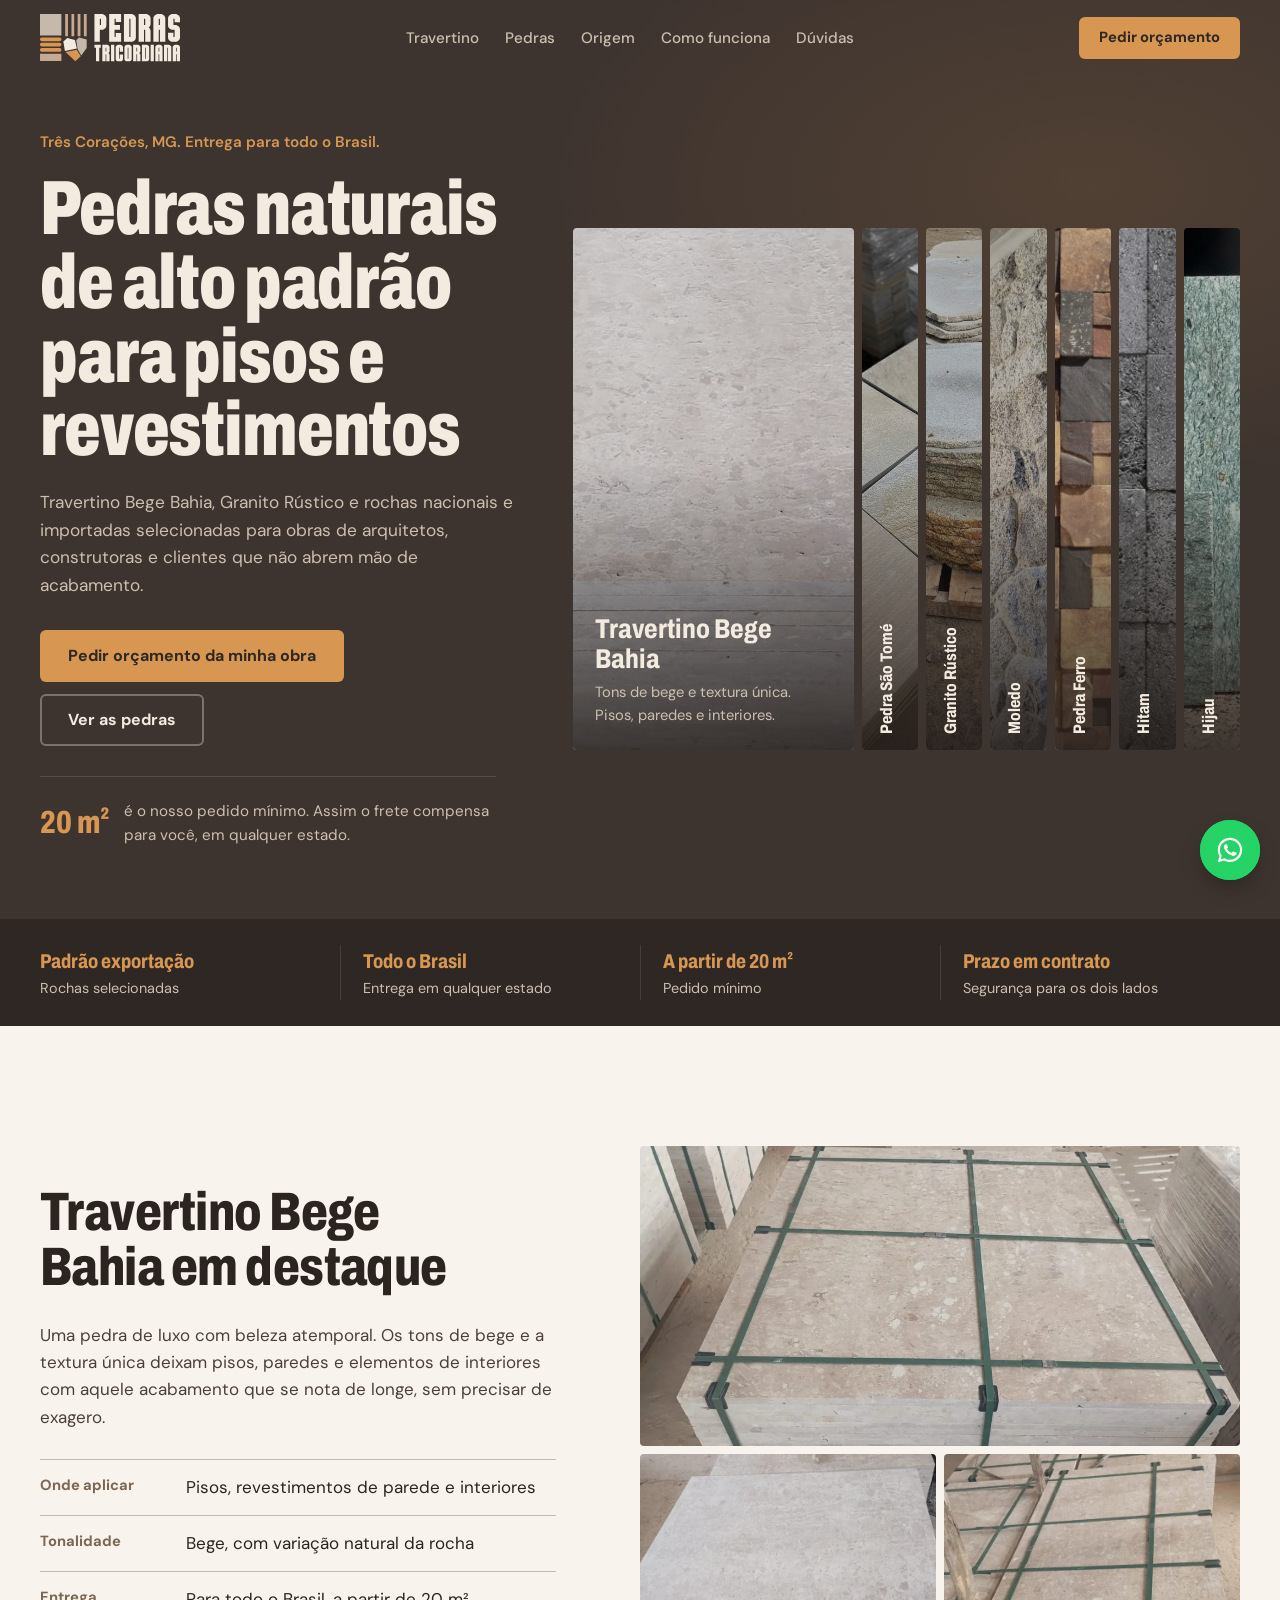
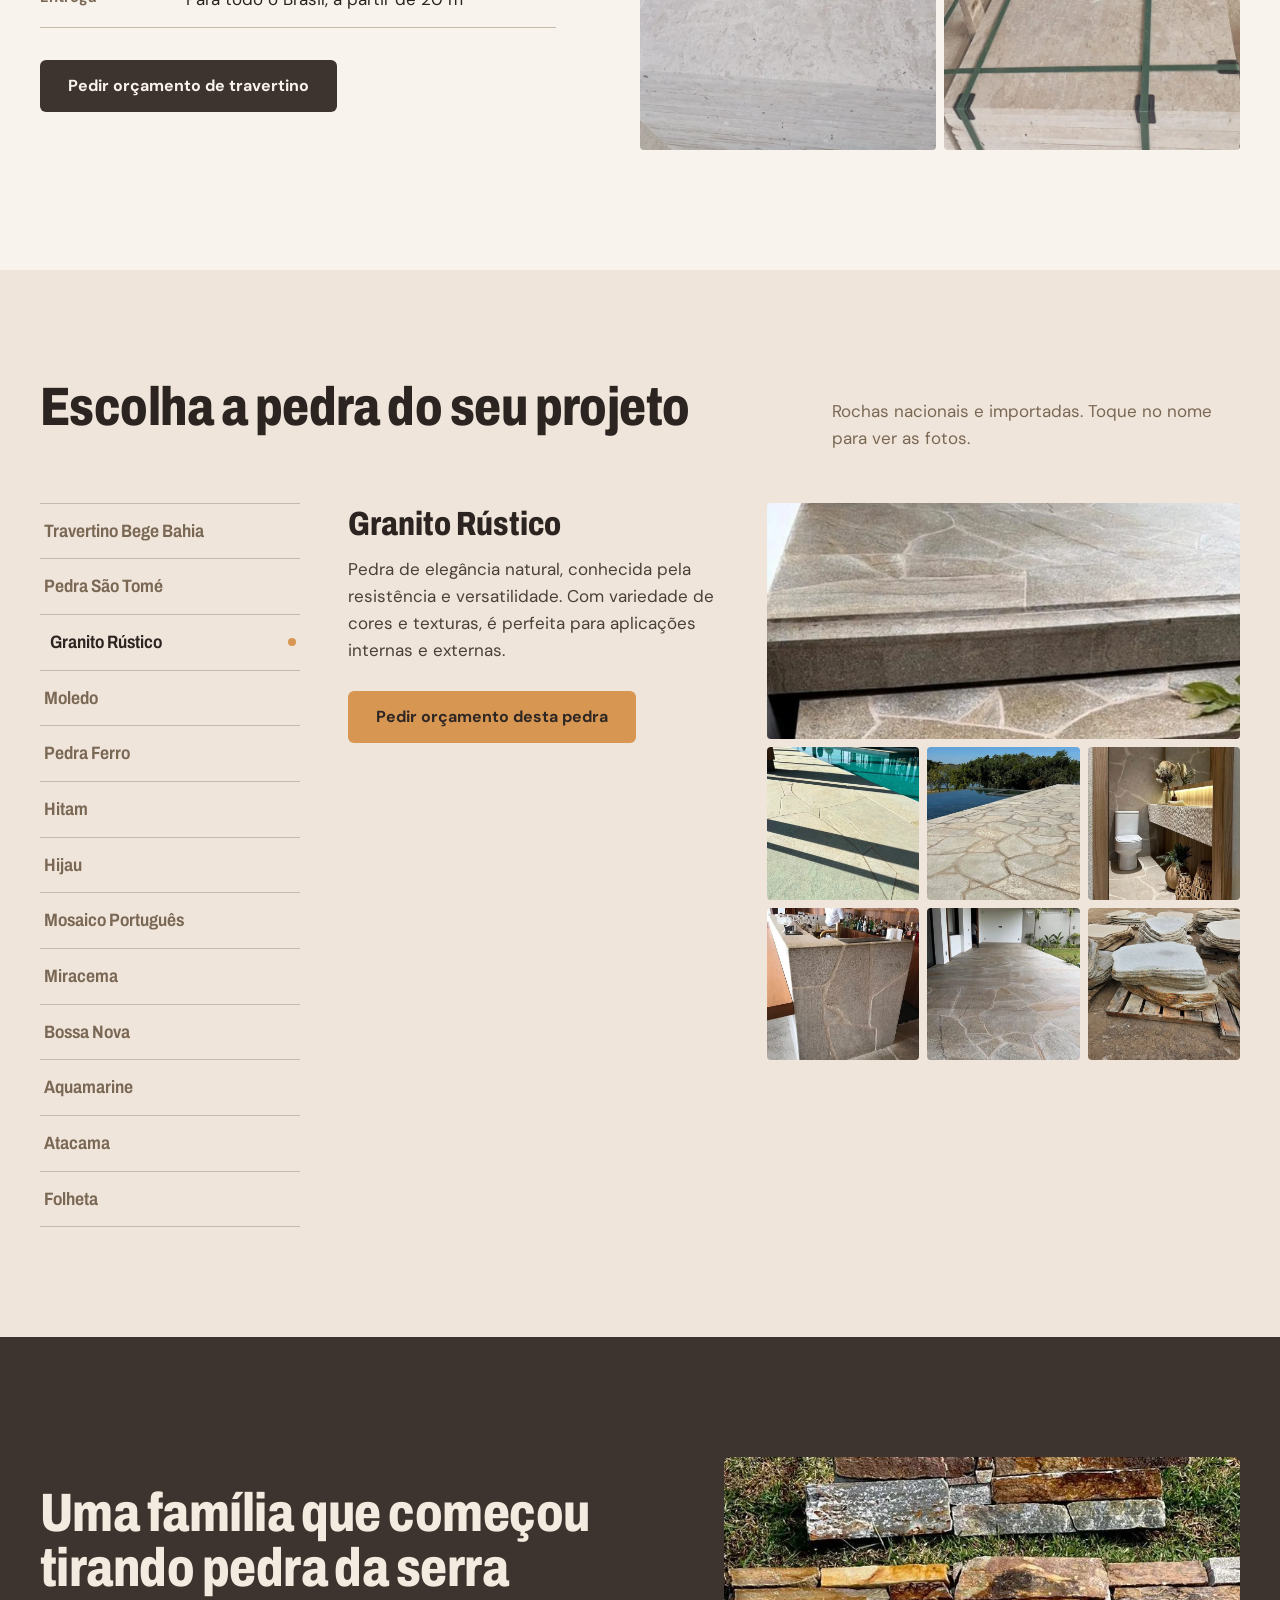
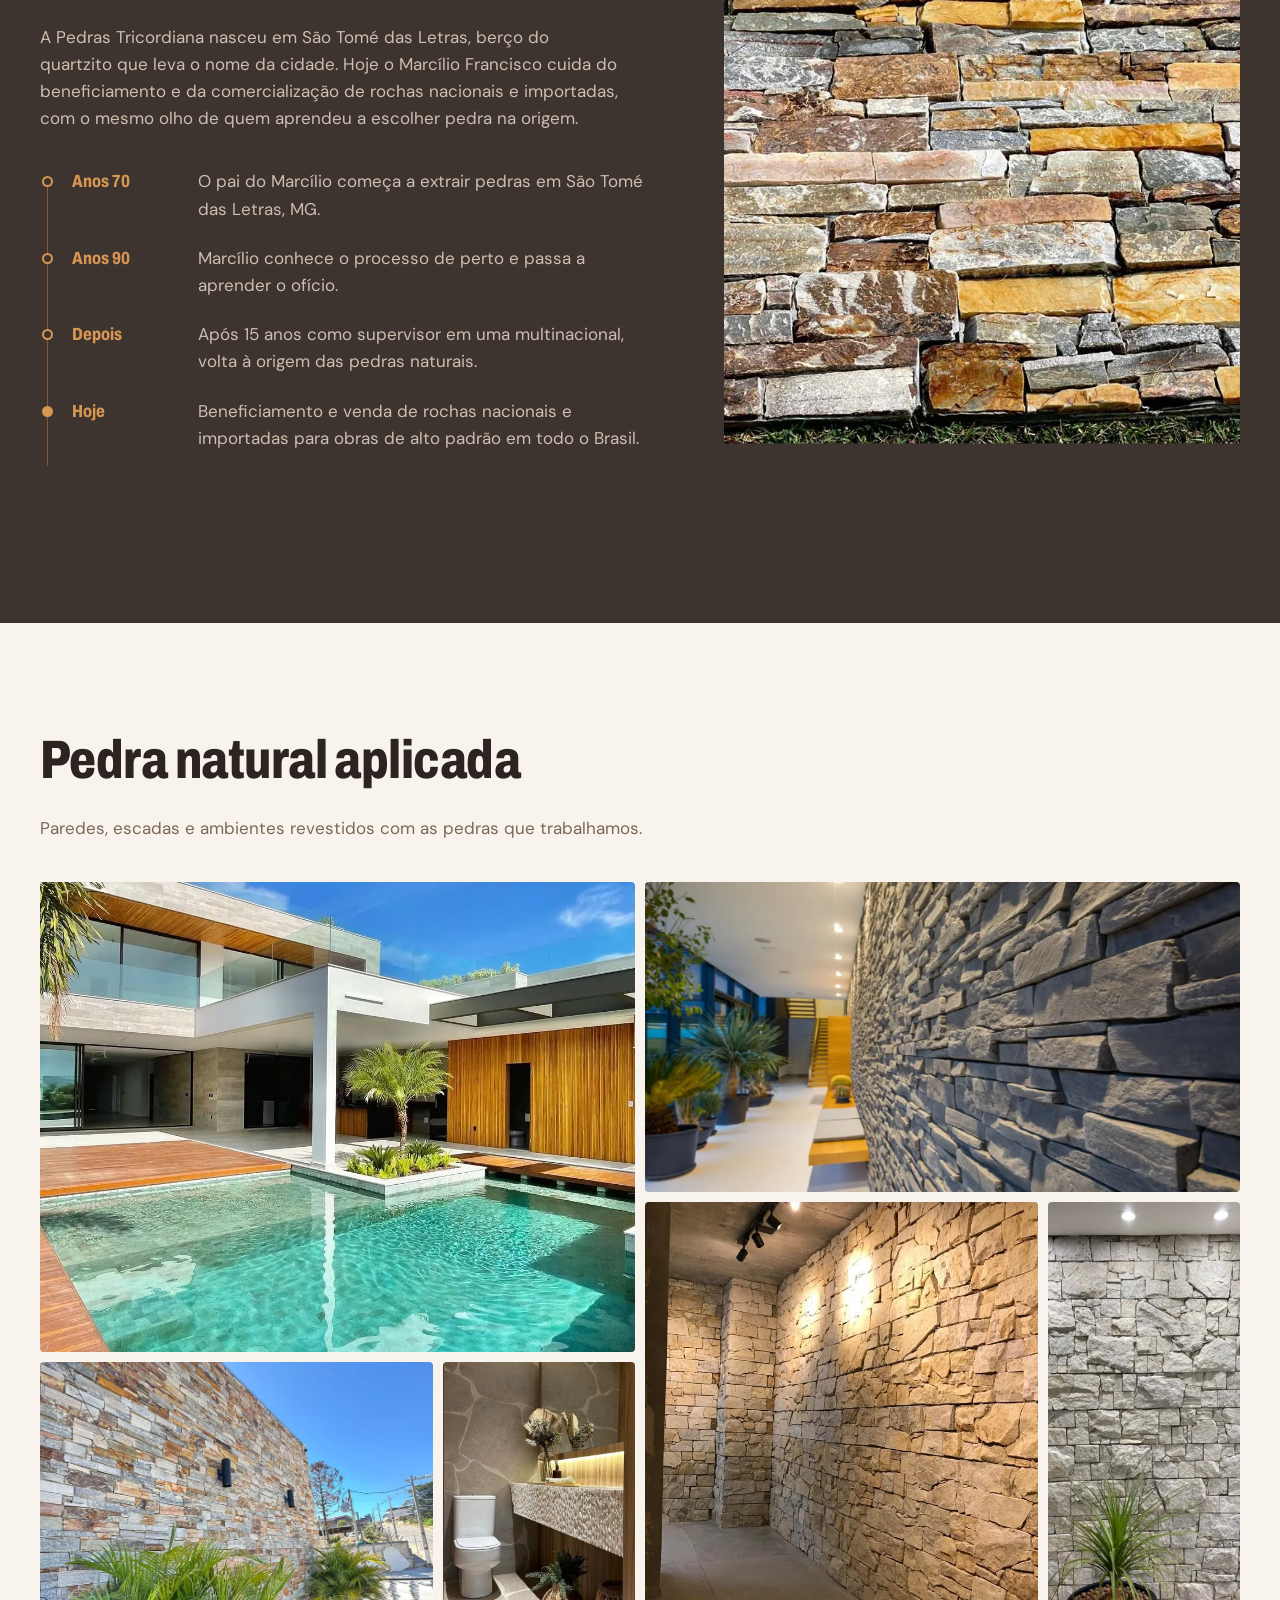
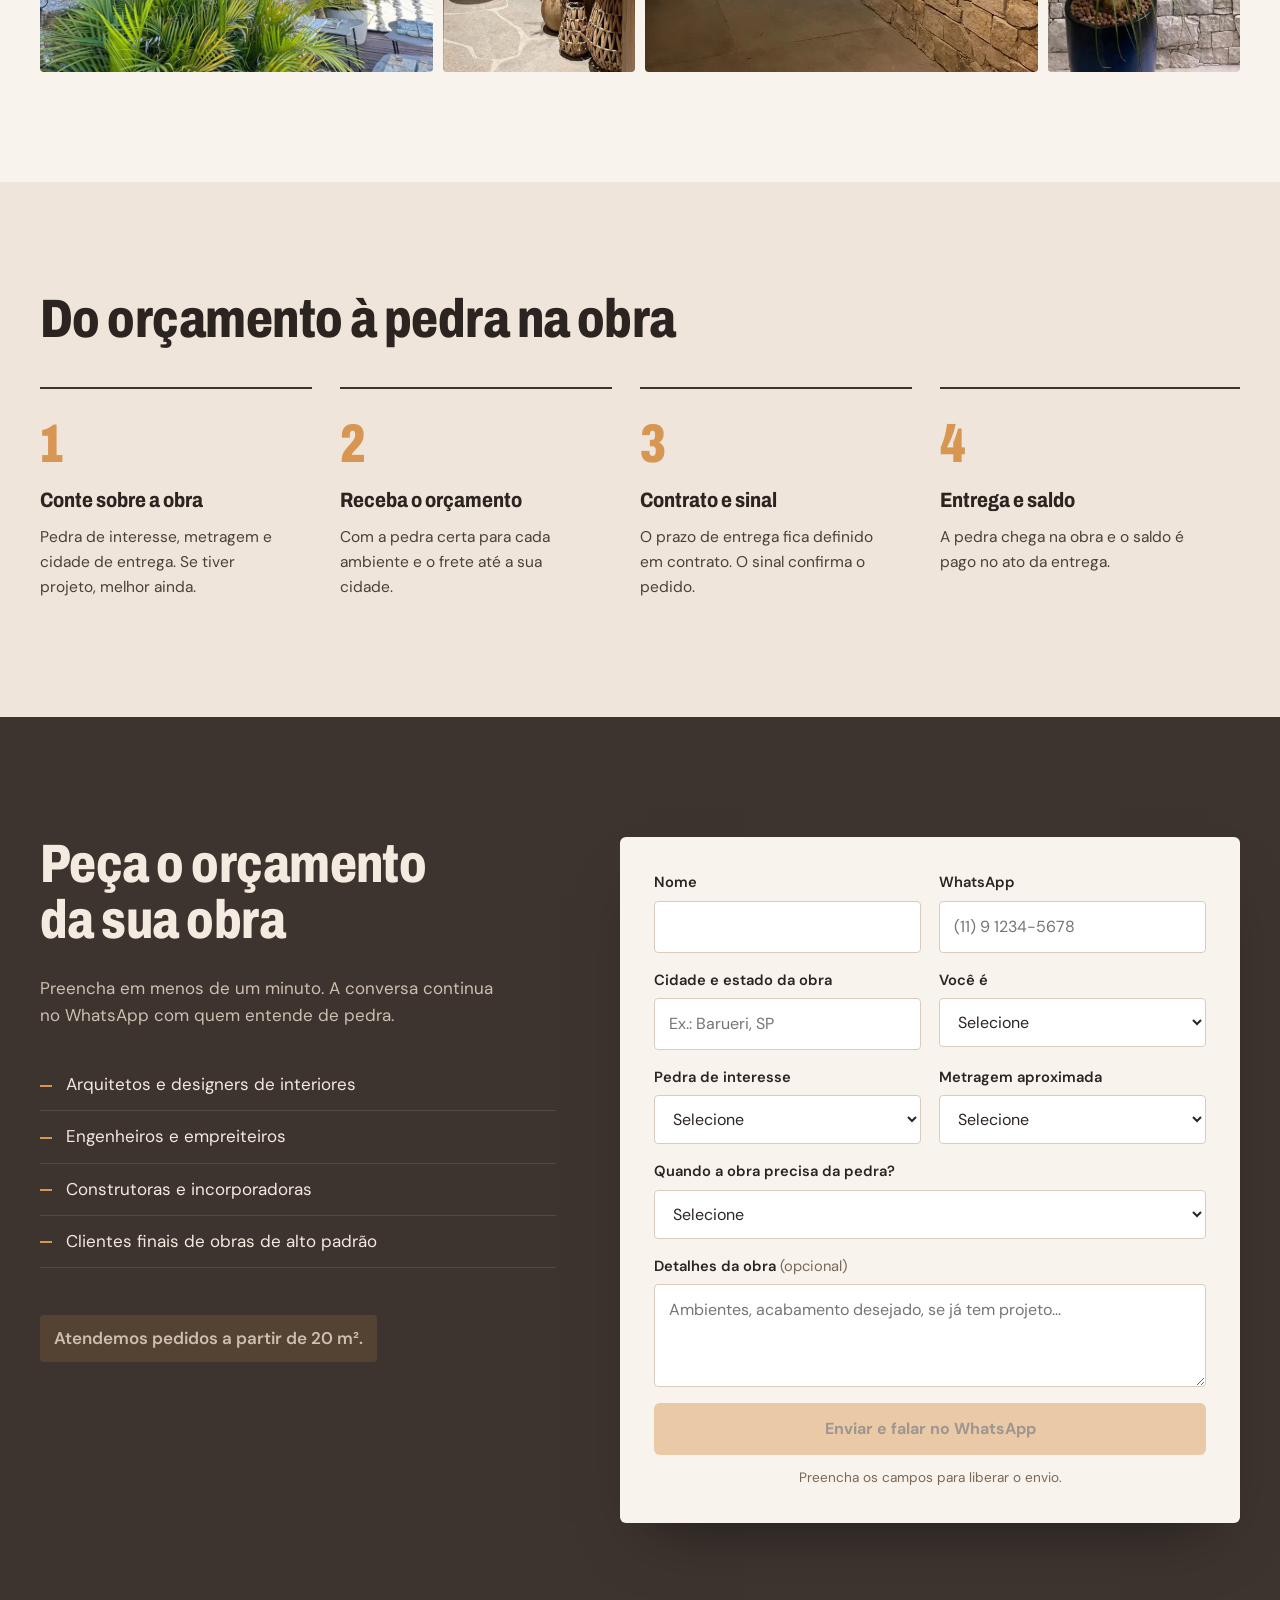
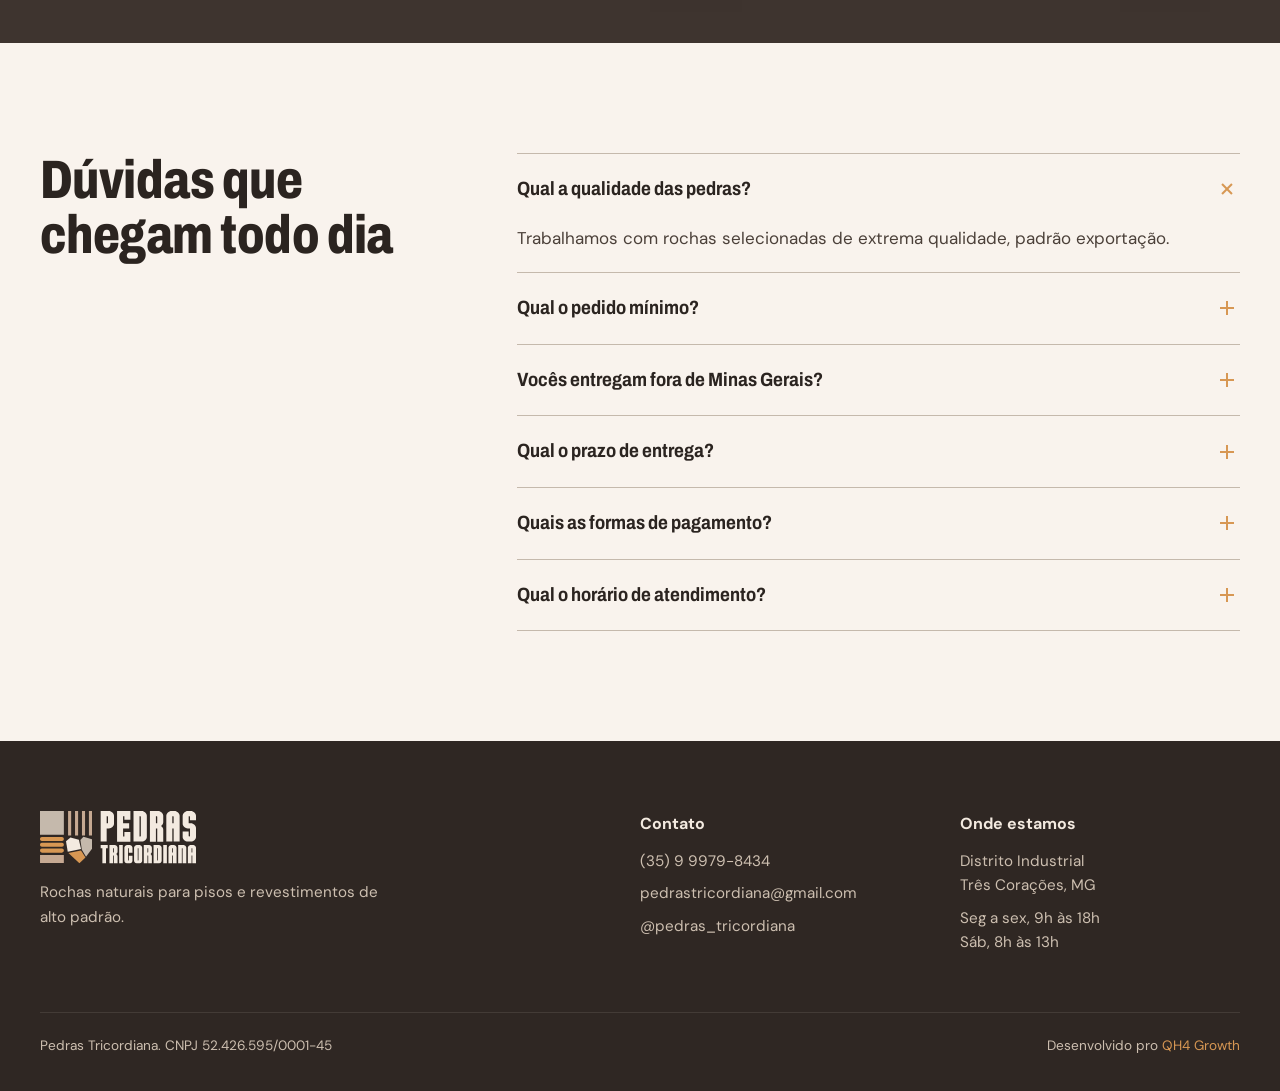
<file: index.html>
<!doctype html>
<html lang="pt-BR">
<head>
<meta charset="utf-8">
<meta name="viewport" content="width=device-width, initial-scale=1">
<title>Pedras Naturais de Alto Padrão | Travertino e Granito Rústico | Pedras Tricordiana</title>
<meta name="description" content="Pedras naturais para pisos e revestimentos de alto padrão: Travertino Bege Bahia, Granito Rústico, Moledo e pedras importadas. Três Corações/MG, entrega para todo o Brasil.">
<link rel="canonical" href="https://pedrastricordiana.com.br/">
<meta name="robots" content="index, follow">
<meta name="theme-color" content="#3E342F">

<meta property="og:type" content="website">
<meta property="og:locale" content="pt_BR">
<meta property="og:site_name" content="Pedras Tricordiana">
<meta property="og:title" content="Pedras Tricordiana | Pedras naturais de alto padrão">
<meta property="og:description" content="Travertino Bege Bahia, Granito Rústico e pedras nacionais e importadas para pisos e revestimentos. Entrega para todo o Brasil.">
<meta property="og:url" content="https://pedrastricordiana.com.br/">
<meta property="og:image" content="https://pedrastricordiana.com.br/assets/img/og-image.jpg">
<meta property="og:image:width" content="1200">
<meta property="og:image:height" content="630">
<meta property="og:image:alt" content="Parede revestida com pedra natural da Pedras Tricordiana">
<meta name="twitter:card" content="summary_large_image">
<meta name="twitter:title" content="Pedras Tricordiana | Pedras naturais de alto padrão">
<meta name="twitter:description" content="Travertino Bege Bahia, Granito Rústico e pedras nacionais e importadas. Entrega para todo o Brasil.">
<meta name="twitter:image" content="https://pedrastricordiana.com.br/assets/img/og-image.jpg">

<link rel="icon" href="assets/img/favicon.svg" type="image/svg+xml">
<link rel="apple-touch-icon" href="assets/img/icon-192.png">
<link rel="manifest" href="site.webmanifest">

<link rel="preconnect" href="https://fonts.googleapis.com">
<link rel="preconnect" href="https://fonts.gstatic.com" crossorigin>
<link href="https://fonts.googleapis.com/css2?family=Archivo:wdth,wght@62..125,500..900&family=DM+Sans:opsz,wght@9..40,400;9..40,500;9..40,600;9..40,700&display=swap" rel="stylesheet">
<link rel="preload" as="image" href="assets/img/tex-travertino.jpg">
<link rel="preload" as="image" href="assets/img/logo-claro.svg">
<link rel="stylesheet" href="assets/css/style.css">

<script type="application/ld+json">
{
  "@context": "https://schema.org",
  "@type": "HomeAndConstructionBusiness",
  "@id": "https://pedrastricordiana.com.br/#empresa",
  "name": "Pedras Tricordiana",
  "description": "Beneficiamento e comercialização de rochas naturais nacionais e importadas para pisos e revestimentos de alto padrão.",
  "url": "https://pedrastricordiana.com.br/",
  "logo": "https://pedrastricordiana.com.br/assets/img/logo.svg",
  "image": "https://pedrastricordiana.com.br/assets/img/og-image.jpg",
  "telephone": "+55-35-99979-8434",
  "email": "pedrastricordiana@gmail.com",
  "taxID": "52.426.595/0001-45",
  "address": {
    "@type": "PostalAddress",
    "streetAddress": "Distrito Industrial",
    "addressLocality": "Três Corações",
    "addressRegion": "MG",
    "addressCountry": "BR"
  },
  "areaServed": { "@type": "Country", "name": "Brasil" },
  "openingHoursSpecification": [
    { "@type": "OpeningHoursSpecification", "dayOfWeek": ["Monday","Tuesday","Wednesday","Thursday","Friday"], "opens": "09:00", "closes": "18:00" },
    { "@type": "OpeningHoursSpecification", "dayOfWeek": "Saturday", "opens": "08:00", "closes": "13:00" }
  ],
  "sameAs": ["https://www.instagram.com/pedras_tricordiana/"],
  "paymentAccepted": "Cartão de crédito, PIX, Boleto"
}
</script>
<script type="application/ld+json">
{
  "@context": "https://schema.org",
  "@type": "FAQPage",
  "mainEntity": [
    { "@type": "Question", "name": "Qual a qualidade das pedras?", "acceptedAnswer": { "@type": "Answer", "text": "Trabalhamos com rochas selecionadas de extrema qualidade, padrão exportação." } },
    { "@type": "Question", "name": "Qual o pedido mínimo?", "acceptedAnswer": { "@type": "Answer", "text": "Atendemos pedidos a partir de 20 m². Abaixo disso o frete deixa de compensar para o cliente." } },
    { "@type": "Question", "name": "Vocês entregam fora de Minas Gerais?", "acceptedAnswer": { "@type": "Answer", "text": "Sim. Entregamos para todo o Brasil." } },
    { "@type": "Question", "name": "Qual o prazo de entrega?", "acceptedAnswer": { "@type": "Answer", "text": "O prazo é definido na assinatura do contrato, para segurança das duas partes." } },
    { "@type": "Question", "name": "Quais as formas de pagamento?", "acceptedAnswer": { "@type": "Answer", "text": "Sinal na confirmação do pedido e saldo no ato da entrega. Aceitamos cartão de crédito, PIX e boleto." } },
    { "@type": "Question", "name": "Qual o horário de atendimento?", "acceptedAnswer": { "@type": "Answer", "text": "Segunda a sexta, das 9h às 18h, e sábado, das 8h às 13h." } }
  ]
}
</script>

<!-- Google Tag Manager -->
<script>(function(w,d,s,l,i){w[l]=w[l]||[];w[l].push({'gtm.start':new Date().getTime(),event:'gtm.js'});var f=d.getElementsByTagName(s)[0],j=d.createElement(s),dl=l!='dataLayer'?'&l='+l:'';j.async=true;j.src='https://www.googletagmanager.com/gtm.js?id='+i+dl;f.parentNode.insertBefore(j,f);})(window,document,'script','dataLayer','GTM-T2R4Z2BX');</script>
</head>
<body>
<noscript><iframe src="https://www.googletagmanager.com/ns.html?id=GTM-T2R4Z2BX" height="0" width="0" style="display:none;visibility:hidden"></iframe></noscript>

<a class="skip" href="#conteudo">Pular para o conteúdo</a>

<header class="topo" id="topo">
  <div class="wrap topo__in">
    <a href="#" class="topo__logo" aria-label="Pedras Tricordiana, início">
      <img src="assets/img/logo-claro.svg" alt="Pedras Tricordiana" width="156" height="53">
    </a>
    <nav class="topo__nav" aria-label="Seções">
      <a href="#travertino">Travertino</a>
      <a href="#pedras">Pedras</a>
      <a href="#origem">Origem</a>
      <a href="#como-funciona">Como funciona</a>
      <a href="#duvidas">Dúvidas</a>
    </nav>
    <a href="#orcamento" class="btn btn--ouro btn--sm" data-track="cta_topo">Pedir orçamento</a>
  </div>
</header>

<main id="conteudo">

<!-- HERO: mostruário de pedras -->
<section class="hero" aria-labelledby="hero-titulo">
  <div class="wrap hero__grid">
    <div class="hero__texto">
      <p class="hero__local">Três Corações, MG. Entrega para todo o Brasil.</p>
      <h1 id="hero-titulo" class="hero__h1">Pedras naturais de alto padrão para pisos e revestimentos</h1>
      <p class="hero__sub">Travertino Bege Bahia, Granito Rústico e rochas nacionais e importadas selecionadas para obras de arquitetos, construtoras e clientes que não abrem mão de acabamento.</p>
      <div class="hero__acoes">
        <a href="#orcamento" class="btn btn--ouro" data-track="cta_hero">Pedir orçamento da minha obra</a>
        <a href="#pedras" class="btn btn--linha">Ver as pedras</a>
      </div>
      <p class="hero__nota"><span class="hero__nota-num">20 m²</span> é o nosso pedido mínimo. Assim o frete compensa para você, em qualquer estado.</p>
    </div>

    <div class="mostruario" role="list" aria-label="Mostruário de pedras">
      <button class="amostra is-ativa" role="listitem" data-pedra="travertino" aria-pressed="true">
        <img src="assets/img/tex-travertino.jpg" alt="Textura do Travertino Bege Bahia" width="280" height="500">
        <span class="amostra__nome">Travertino Bege Bahia</span>
        <span class="amostra__desc">Tons de bege e textura única. Pisos, paredes e interiores.</span>
      </button>
      <button class="amostra" role="listitem" data-pedra="sao-tome" aria-pressed="false">
        <img src="assets/img/tex-sao-tome.jpg" alt="Textura da Pedra São Tomé" width="280" height="500" loading="lazy">
        <span class="amostra__nome">Pedra São Tomé</span>
        <span class="amostra__desc">Clássica de Minas, antiderrapante. Ideal para piscinas e áreas externas.</span>
      </button>
      <button class="amostra" role="listitem" data-pedra="quartzito" aria-pressed="false">
        <img src="assets/img/tex-quartzito.jpg" alt="Textura do Granito Rústico" width="280" height="500" loading="lazy">
        <span class="amostra__nome">Granito Rústico</span>
        <span class="amostra__desc">Resistente e versátil, para áreas internas e externas.</span>
      </button>
      <button class="amostra" role="listitem" data-pedra="moledo" aria-pressed="false">
        <img src="assets/img/tex-moledo.jpg" alt="Textura da Pedra Moledo" width="280" height="500" loading="lazy">
        <span class="amostra__nome">Moledo</span>
        <span class="amostra__desc">Aparência rústica e acolhedora em paredes de destaque.</span>
      </button>
      <button class="amostra" role="listitem" data-pedra="ferro" aria-pressed="false">
        <img src="assets/img/tex-ferro.jpg" alt="Textura da Pedra Ferro" width="280" height="500" loading="lazy">
        <span class="amostra__nome">Pedra Ferro</span>
        <span class="amostra__desc">Tonalidade sóbria e robusta, feita para durar.</span>
      </button>
      <button class="amostra" role="listitem" data-pedra="hitam" aria-pressed="false">
        <img src="assets/img/tex-hitam.jpg" alt="Textura da Pedra Hitam" width="280" height="500" loading="lazy">
        <span class="amostra__nome">Hitam</span>
        <span class="amostra__desc">Preta e polida, para ambientes contemporâneos.</span>
      </button>
      <button class="amostra" role="listitem" data-pedra="hijau" aria-pressed="false">
        <img src="assets/img/tex-hijau.jpg" alt="Textura da Pedra Hijau" width="280" height="500" loading="lazy">
        <span class="amostra__nome">Hijau</span>
        <span class="amostra__desc">Importada da Indonésia, verde intenso.</span>
      </button>
    </div>
  </div>
</section>

<!-- Faixa de fatos -->
<section class="fatos" aria-label="Como atendemos">
  <ul class="wrap fatos__lista">
    <li><strong>Padrão exportação</strong><span>Rochas selecionadas</span></li>
    <li><strong>Todo o Brasil</strong><span>Entrega em qualquer estado</span></li>
    <li><strong>A partir de 20 m²</strong><span>Pedido mínimo</span></li>
    <li><strong>Prazo em contrato</strong><span>Segurança para os dois lados</span></li>
  </ul>
</section>

<!-- Travertino em destaque -->
<section class="trav" id="travertino" aria-labelledby="trav-titulo">
  <div class="wrap trav__grid">
    <div class="trav__texto reveal">
      <h2 id="trav-titulo" class="h2">Travertino Bege Bahia em destaque</h2>
      <p>Uma pedra de luxo com beleza atemporal. Os tons de bege e a textura única deixam pisos, paredes e elementos de interiores com aquele acabamento que se nota de longe, sem precisar de exagero.</p>
      <dl class="trav__ficha">
        <div><dt>Onde aplicar</dt><dd>Pisos, revestimentos de parede e interiores</dd></div>
        <div><dt>Tonalidade</dt><dd>Bege, com variação natural da rocha</dd></div>
        <div><dt>Entrega</dt><dd>Para todo o Brasil, a partir de 20 m²</dd></div>
      </dl>
      <a href="#orcamento" class="btn btn--escuro" data-pedra-cta="Travertino Bege Bahia" data-track="cta_travertino">Pedir orçamento de travertino</a>
    </div>
    <div class="trav__galeria reveal">
      <img class="trav__largo" src="assets/img/trav-destaque-1.webp" alt="Chapas de Travertino Bege Bahia no estoque" width="1200" height="600" loading="lazy">
      <img src="assets/img/trav-destaque-2.webp" alt="Superfície do Travertino Bege Bahia" width="700" height="700" loading="lazy">
      <img src="assets/img/trav-destaque-3.webp" alt="Lote de Travertino Bege Bahia pronto para envio" width="700" height="700" loading="lazy">
    </div>
  </div>
</section>

<!-- Catálogo -->
<section class="cat" id="pedras" aria-labelledby="cat-titulo">
  <div class="wrap">
    <div class="cat__topo reveal">
      <h2 id="cat-titulo" class="h2">Escolha a pedra do seu projeto</h2>
      <p>Rochas nacionais e importadas. Toque no nome para ver as fotos.</p>
    </div>
    <div class="cat__grid">
      <ul class="cat__lista" role="tablist" aria-label="Pedras disponíveis"></ul>
      <div class="cat__painel" role="tabpanel" aria-live="polite">
        <div class="cat__info">
          <h3 class="cat__nome"></h3>
          <p class="cat__desc"></p>
          <a href="#orcamento" class="btn btn--ouro cat__cta" data-track="cta_catalogo">Pedir orçamento desta pedra</a>
        </div>
        <div class="cat__fotos"></div>
      </div>
    </div>
  </div>
</section>

<!-- Origem -->
<section class="origem" id="origem" aria-labelledby="origem-titulo">
  <div class="wrap origem__grid">
    <div class="origem__texto reveal">
      <h2 id="origem-titulo" class="h2">Uma família que começou tirando pedra da serra</h2>
      <p>A Pedras Tricordiana nasceu em São Tomé das Letras, berço do quartzito que leva o nome da cidade. Hoje o Marcílio Francisco cuida do beneficiamento e da comercialização de rochas nacionais e importadas, com o mesmo olho de quem aprendeu a escolher pedra na origem.</p>
      <ol class="linha">
        <li><span class="linha__quando">Anos 70</span><span>O pai do Marcílio começa a extrair pedras em São Tomé das Letras, MG.</span></li>
        <li><span class="linha__quando">Anos 90</span><span>Marcílio conhece o processo de perto e passa a aprender o ofício.</span></li>
        <li><span class="linha__quando">Depois</span><span>Após 15 anos como supervisor em uma multinacional, volta à origem das pedras naturais.</span></li>
        <li><span class="linha__quando">Hoje</span><span>Beneficiamento e venda de rochas nacionais e importadas para obras de alto padrão em todo o Brasil.</span></li>
      </ol>
    </div>
    <figure class="origem__foto reveal">
      <img src="assets/img/origem.webp" alt="Filetes de pedra natural da Pedras Tricordiana" width="768" height="960" loading="lazy">
    </figure>
  </div>
</section>

<!-- Projetos -->
<section class="proj" aria-labelledby="proj-titulo">
  <div class="wrap">
    <div class="proj__topo reveal">
      <h2 id="proj-titulo" class="h2">Pedra natural aplicada</h2>
      <p>Paredes, escadas e ambientes revestidos com as pedras que trabalhamos.</p>
    </div>
    <div class="proj__mosaico">
      <figure class="p1 reveal"><img src="assets/img/projeto-1.webp" alt="Piscina e área externa com pedra natural em casa de alto padrão" width="1080" height="864" loading="lazy"></figure>
      <figure class="p2 reveal"><img src="assets/img/projeto-7.webp" alt="Corredor com parede em pedra natural escura" width="1440" height="760" loading="lazy"></figure>
      <figure class="p3 reveal"><img src="assets/img/projeto-3.webp" alt="Corredor com parede inteira revestida em pedra natural" width="768" height="903" loading="lazy"></figure>
      <figure class="p4 reveal"><img src="assets/img/projeto-4.webp" alt="Parede de destaque em filetes de pedra natural" width="537" height="1280" loading="lazy"></figure>
      <figure class="p5 reveal"><img src="assets/img/projeto-5.webp" alt="Parede externa revestida em pedra natural" width="900" height="675" loading="lazy"></figure>
      <figure class="p6 reveal"><img src="assets/img/projeto-6.webp" alt="Lavabo com piso e bancada em pedra natural" width="600" height="1000" loading="lazy"></figure>
    </div>
  </div>
</section>

<!-- Como funciona -->
<section class="passos" id="como-funciona" aria-labelledby="passos-titulo">
  <div class="wrap">
    <h2 id="passos-titulo" class="h2 reveal">Do orçamento à pedra na obra</h2>
    <ol class="passos__lista">
      <li class="reveal"><span class="passos__n">1</span><h3>Conte sobre a obra</h3><p>Pedra de interesse, metragem e cidade de entrega. Se tiver projeto, melhor ainda.</p></li>
      <li class="reveal"><span class="passos__n">2</span><h3>Receba o orçamento</h3><p>Com a pedra certa para cada ambiente e o frete até a sua cidade.</p></li>
      <li class="reveal"><span class="passos__n">3</span><h3>Contrato e sinal</h3><p>O prazo de entrega fica definido em contrato. O sinal confirma o pedido.</p></li>
      <li class="reveal"><span class="passos__n">4</span><h3>Entrega e saldo</h3><p>A pedra chega na obra e o saldo é pago no ato da entrega.</p></li>
    </ol>
  </div>
</section>

<!-- Formulário -->
<section class="orc" id="orcamento" aria-labelledby="orc-titulo">
  <div class="wrap orc__grid">
    <div class="orc__texto reveal">
      <h2 id="orc-titulo" class="h2">Peça o orçamento da sua obra</h2>
      <p>Preencha em menos de um minuto. A conversa continua no WhatsApp com quem entende de pedra.</p>
      <ul class="orc__quem">
        <li>Arquitetos e designers de interiores</li>
        <li>Engenheiros e empreiteiros</li>
        <li>Construtoras e incorporadoras</li>
        <li>Clientes finais de obras de alto padrão</li>
      </ul>
      <p class="orc__aviso">Atendemos pedidos a partir de 20 m².</p>
    </div>

    <form class="form reveal" id="form-orcamento" novalidate>
      <div class="campo">
        <label for="f-nome">Nome</label>
        <input id="f-nome" name="nome" type="text" autocomplete="name" required minlength="2">
      </div>
      <div class="campo">
        <label for="f-whats">WhatsApp</label>
        <input id="f-whats" name="whatsapp" type="tel" inputmode="tel" autocomplete="tel" placeholder="(11) 9 1234-5678" required pattern="\(\d{2}\) \d \d{4}-\d{4}">
      </div>
      <div class="campo">
        <label for="f-cidade">Cidade e estado da obra</label>
        <input id="f-cidade" name="cidade" type="text" placeholder="Ex.: Barueri, SP" required minlength="3">
      </div>
      <div class="campo">
        <label for="f-perfil">Você é</label>
        <select id="f-perfil" name="perfil" required>
          <option value="">Selecione</option>
          <option>Arquiteto(a) ou designer</option>
          <option>Engenheiro(a)</option>
          <option>Construtora ou incorporadora</option>
          <option>Empreiteiro(a)</option>
          <option>Cliente final</option>
        </select>
      </div>
      <div class="campo">
        <label for="f-pedra">Pedra de interesse</label>
        <select id="f-pedra" name="pedra" required>
          <option value="">Selecione</option>
        </select>
      </div>
      <div class="campo">
        <label for="f-metragem">Metragem aproximada</label>
        <select id="f-metragem" name="metragem" required>
          <option value="">Selecione</option>
          <option>20 a 50 m²</option>
          <option>50 a 100 m²</option>
          <option>100 a 300 m²</option>
          <option>Acima de 300 m²</option>
        </select>
      </div>
      <div class="campo campo--full">
        <label for="f-prazo">Quando a obra precisa da pedra?</label>
        <select id="f-prazo" name="prazo" required>
          <option value="">Selecione</option>
          <option>Imediatamente</option>
          <option>Em até 3 meses</option>
          <option>De 3 a 6 meses</option>
          <option>Daqui a mais de 6 meses</option>
        </select>
      </div>
      <div class="campo campo--full">
        <label for="f-msg">Detalhes da obra <span class="opcional">(opcional)</span></label>
        <textarea id="f-msg" name="mensagem" rows="3" placeholder="Ambientes, acabamento desejado, se já tem projeto..."></textarea>
      </div>
      <button type="submit" class="btn btn--ouro btn--full" id="f-enviar" disabled>Enviar e falar no WhatsApp</button>
      <p class="form__dica" id="f-dica">Preencha os campos para liberar o envio.</p>
    </form>
  </div>
</section>

<!-- FAQ -->
<section class="faq" id="duvidas" aria-labelledby="faq-titulo">
  <div class="wrap faq__grid">
    <h2 id="faq-titulo" class="h2 reveal">Dúvidas que chegam todo dia</h2>
    <div class="faq__lista">
      <details class="reveal" open><summary>Qual a qualidade das pedras?</summary><p>Trabalhamos com rochas selecionadas de extrema qualidade, padrão exportação.</p></details>
      <details class="reveal"><summary>Qual o pedido mínimo?</summary><p>Atendemos pedidos a partir de 20 m². Abaixo disso o frete deixa de compensar para o cliente.</p></details>
      <details class="reveal"><summary>Vocês entregam fora de Minas Gerais?</summary><p>Sim. Entregamos para todo o Brasil.</p></details>
      <details class="reveal"><summary>Qual o prazo de entrega?</summary><p>O prazo é definido na assinatura do contrato, para segurança das duas partes.</p></details>
      <details class="reveal"><summary>Quais as formas de pagamento?</summary><p>Sinal na confirmação do pedido e saldo no ato da entrega. Aceitamos cartão de crédito, PIX e boleto.</p></details>
      <details class="reveal"><summary>Qual o horário de atendimento?</summary><p>Segunda a sexta, das 9h às 18h, e sábado, das 8h às 13h.</p></details>
    </div>
  </div>
</section>

</main>

<footer class="rodape">
  <div class="wrap rodape__grid">
    <div>
      <img src="assets/img/logo-claro.svg" alt="Pedras Tricordiana" width="156" height="53" loading="lazy">
      <p class="rodape__frase">Rochas naturais para pisos e revestimentos de alto padrão.</p>
    </div>
    <div>
      <h3>Contato</h3>
      <p><a href="https://wa.me/5535999798434" data-track="whatsapp_rodape" target="_blank" rel="noopener">(35) 9 9979-8434</a></p>
      <p><a href="mailto:pedrastricordiana@gmail.com">pedrastricordiana@gmail.com</a></p>
      <p><a href="https://www.instagram.com/pedras_tricordiana/" target="_blank" rel="noopener">@pedras_tricordiana</a></p>
    </div>
    <div>
      <h3>Onde estamos</h3>
      <p>Distrito Industrial<br>Três Corações, MG</p>
      <p>Seg a sex, 9h às 18h<br>Sáb, 8h às 13h</p>
    </div>
  </div>
  <div class="wrap rodape__base">
    <p>Pedras Tricordiana. CNPJ 52.426.595/0001-45</p>
    <p>Desenvolvido pro <a href="https://www.instagram.com/qh4growth/" target="_blank" rel="noopener">QH4 Growth</a></p>
  </div>
</footer>

<a class="whats-flutuante" href="https://wa.me/5535999798434?text=Ol%C3%A1%2C%20vim%20pelo%20site%20e%20quero%20um%20or%C3%A7amento%20de%20pedras." target="_blank" rel="noopener" aria-label="Falar no WhatsApp" data-track="whatsapp_flutuante">
  <svg viewBox="0 0 32 32" width="30" height="30" aria-hidden="true"><path fill="currentColor" d="M16 3C8.8 3 3 8.7 3 15.8c0 2.3.6 4.5 1.8 6.5L3 29l6.9-1.8c1.9 1 4 1.6 6.1 1.6 7.2 0 13-5.7 13-12.8S23.2 3 16 3zm0 23.5c-1.9 0-3.8-.5-5.4-1.5l-.4-.2-4.1 1.1 1.1-4-.3-.4c-1.1-1.7-1.6-3.6-1.6-5.6C5.3 10 10.1 5.3 16 5.3S26.7 10 26.7 15.8 21.9 26.5 16 26.5zm5.9-8c-.3-.2-1.9-.9-2.2-1-.3-.1-.5-.2-.7.2-.2.3-.8 1-1 1.2-.2.2-.4.2-.7.1-.3-.2-1.4-.5-2.6-1.6-1-.9-1.6-1.9-1.8-2.2-.2-.3 0-.5.1-.7l.5-.6c.2-.2.2-.4.3-.6.1-.2 0-.4 0-.6l-1-2.4c-.3-.6-.5-.5-.7-.5h-.6c-.2 0-.6.1-.9.4-.3.3-1.2 1.1-1.2 2.7s1.2 3.2 1.4 3.4c.2.2 2.4 3.6 5.8 5 .8.3 1.4.5 1.9.7.8.3 1.5.2 2.1.1.6-.1 1.9-.8 2.2-1.5.3-.7.3-1.4.2-1.5-.1-.2-.3-.3-.6-.4z"/></svg>
</a>

<script src="assets/js/main.js" defer></script>
<script src="https://app-validacao-lp-sapp-validacao-lp.vercel.app/api/t" data-lp="lp-pedras-tricordianas" defer></script>
</body>
</html>
</file>
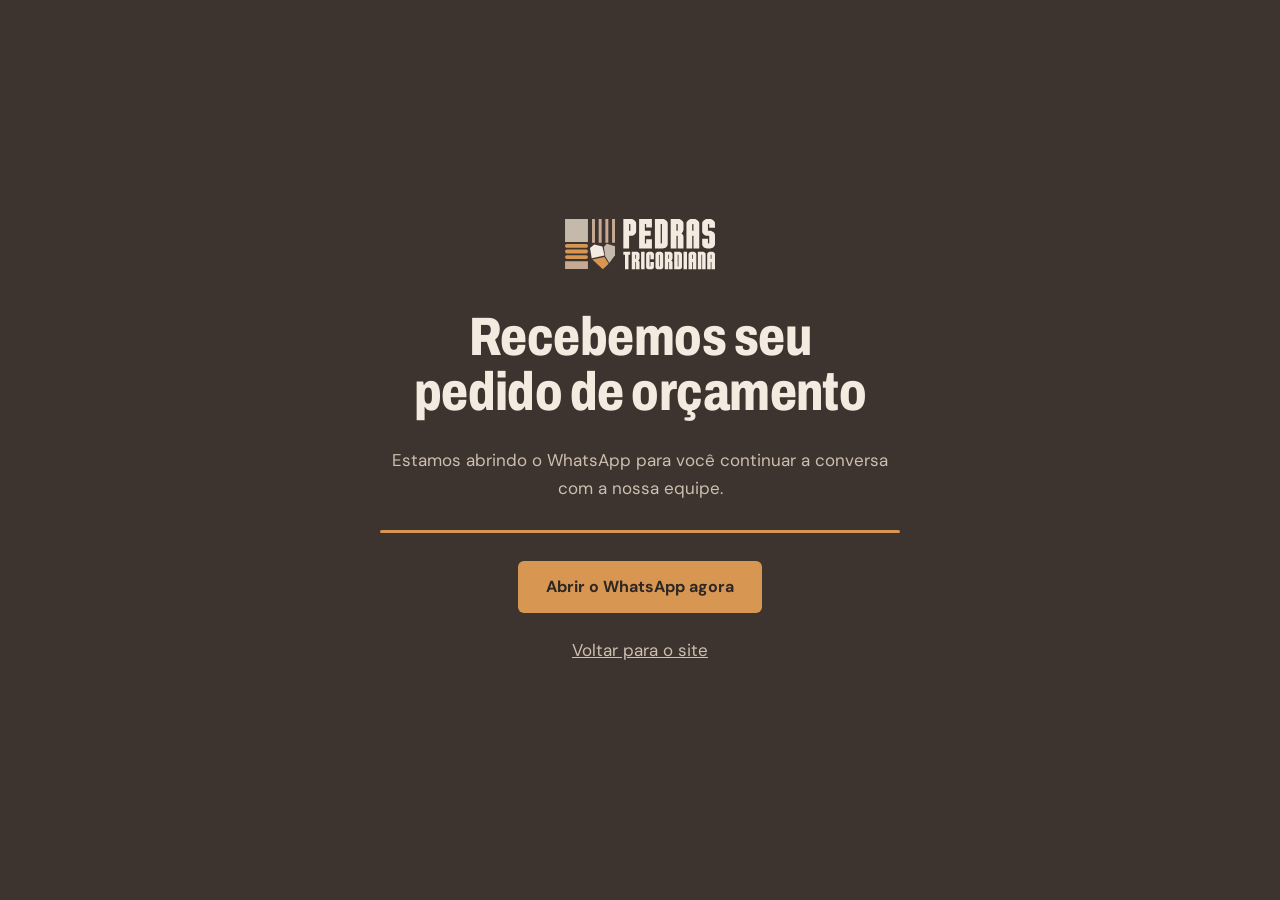
<file: obrigado.html>
<!doctype html>
<html lang="pt-BR">
<head>
<meta charset="utf-8">
<meta name="viewport" content="width=device-width, initial-scale=1">
<title>Recebemos seu pedido | Pedras Tricordiana</title>
<meta name="robots" content="noindex, nofollow">
<link rel="icon" href="assets/img/favicon.svg" type="image/svg+xml">
<link rel="preconnect" href="https://fonts.googleapis.com">
<link rel="preconnect" href="https://fonts.gstatic.com" crossorigin>
<link href="https://fonts.googleapis.com/css2?family=Archivo:wdth,wght@62..125,500..900&family=DM+Sans:opsz,wght@9..40,400;9..40,600;9..40,700&display=swap" rel="stylesheet">
<link rel="stylesheet" href="assets/css/style.css">
<style>
.aviso{min-height:100vh;display:grid;place-items:center;background:var(--terra);color:var(--claro-txt);padding:40px 16px;text-align:center}
.aviso__box{max-width:520px}
.aviso img{margin:0 auto 40px;width:150px}
.aviso p{color:var(--claro-sub)}
.barra{height:3px;background:rgba(243,234,224,.15);border-radius:3px;overflow:hidden;margin:28px 0}
.barra span{display:block;height:100%;width:0;background:var(--ouro);animation:enche 3s linear forwards}
@keyframes enche{to{width:100%}}
</style>
<script>(function(w,d,s,l,i){w[l]=w[l]||[];w[l].push({'gtm.start':new Date().getTime(),event:'gtm.js'});var f=d.getElementsByTagName(s)[0],j=d.createElement(s),dl=l!='dataLayer'?'&l='+l:'';j.async=true;j.src='https://www.googletagmanager.com/gtm.js?id='+i+dl;f.parentNode.insertBefore(j,f);})(window,document,'script','dataLayer','GTM-T2R4Z2BX');</script>
</head>
<body>
<noscript><iframe src="https://www.googletagmanager.com/ns.html?id=GTM-T2R4Z2BX" height="0" width="0" style="display:none;visibility:hidden"></iframe></noscript>
<main class="aviso">
  <div class="aviso__box">
    <img src="assets/img/logo-claro.svg" alt="Pedras Tricordiana" width="156" height="53">
    <h1 class="h2">Recebemos seu pedido de orçamento</h1>
    <p>Estamos abrindo o WhatsApp para você continuar a conversa com a nossa equipe.</p>
    <div class="barra"><span></span></div>
    <a id="ir" class="btn btn--ouro" href="https://wa.me/5535999798434">Abrir o WhatsApp agora</a>
    <p style="margin-top:24px"><a href="./" style="color:var(--claro-sub)">Voltar para o site</a></p>
  </div>
</main>
<script>
(function(){
  var padrao='Olá, acabei de preencher o formulário no site. Aguardo mais informações.';
  var m=new URLSearchParams(location.search).get('m')||padrao;
  var url='https://wa.me/5535999798434?text='+encodeURIComponent(m);
  document.getElementById('ir').href=url;
  window.dataLayer=window.dataLayer||[];window.dataLayer.push({event:'pagina_obrigado'});
  setTimeout(function(){location.href=url;},3000);
})();
</script>
<script src="https://app-validacao-lp-sapp-validacao-lp.vercel.app/api/t" data-lp="lp-pedras-tricordianas" defer></script>
</body>
</html>
</file>
<file: assets/css/style.css>
/* Pedras Tricordiana | LP QH4 Growth */
:root{
  --terra:#3E342F;      /* escuro principal (marrom carvão da marca) */
  --terra-2:#4A3F39;
  --terra-3:#2F2723;    /* rodapé */
  --ouro:#D79753;       /* destaque da marca */
  --ouro-esc:#B97A3A;
  --areia:#F9F3ED;      /* claro da marca */
  --areia-2:#EFE5DA;
  --pedra:#C5B9AC;
  --taupe:#7A6855;
  --tinta:#2B2420;
  --claro-txt:#F3EAE0;
  --claro-sub:#CDBFB0;
  --display:"Archivo", "Arial Narrow", sans-serif;
  --corpo:"DM Sans", system-ui, sans-serif;
  --raio:6px;
  --wrap:1200px;
  --ease:cubic-bezier(.2,.7,.2,1);
}
*,*::before,*::after{box-sizing:border-box}
html{scroll-behavior:smooth;-webkit-text-size-adjust:100%}
body{margin:0;font-family:var(--corpo);font-size:17px;line-height:1.6;color:var(--tinta);background:var(--areia);-webkit-font-smoothing:antialiased;overflow-x:hidden}
img{max-width:100%;height:auto;display:block}
a{color:inherit}
button{font:inherit}
:focus-visible{outline:3px solid var(--ouro);outline-offset:3px}
.skip{position:absolute;left:-9999px;top:8px;background:var(--ouro);color:var(--terra);padding:10px 16px;z-index:200;border-radius:var(--raio)}
.skip:focus{left:16px}
.wrap{width:min(100% - 32px, var(--wrap));margin-inline:auto}

.h2{font-family:var(--display);font-stretch:78%;font-weight:800;font-size:clamp(2rem,1.3rem + 2.6vw,3.4rem);line-height:1.02;letter-spacing:-.01em;margin:0 0 .5em;text-wrap:balance}

/* Botões */
.btn{display:inline-flex;align-items:center;justify-content:center;gap:.5em;min-height:52px;padding:0 26px;border-radius:var(--raio);font-weight:700;font-size:1rem;text-decoration:none;border:2px solid transparent;cursor:pointer;transition:transform .25s var(--ease),background-color .25s,color .25s,border-color .25s,box-shadow .25s}
.btn:active{transform:translateY(1px) scale(.99)}
.btn--ouro{background:var(--ouro);color:var(--terra-3)}
.btn--ouro:hover{background:#E3A665;box-shadow:0 10px 24px -12px rgba(215,151,83,.8);transform:translateY(-2px)}
.btn--linha{border-color:rgba(243,234,224,.35);color:var(--claro-txt)}
.btn--linha:hover{border-color:var(--ouro);color:var(--ouro)}
.btn--escuro{background:var(--terra);color:var(--areia)}
.btn--escuro:hover{background:var(--terra-3);transform:translateY(-2px)}
.btn--sm{min-height:42px;padding:0 18px;font-size:.92rem}
.btn--full{width:100%}
.btn[disabled]{opacity:.45;cursor:not-allowed;box-shadow:none;transform:none}

/* Topo */
.topo{position:fixed;inset:0 0 auto;z-index:50;transition:background-color .3s,box-shadow .3s,padding .3s;padding:14px 0}
.topo.is-rolado{background:rgba(47,39,35,.94);backdrop-filter:blur(8px);box-shadow:0 1px 0 rgba(255,255,255,.06);padding:8px 0}
.topo__in{display:flex;align-items:center;justify-content:space-between;gap:24px}
.topo__logo img{width:140px}
.topo__nav{display:flex;gap:26px}
.topo__nav a{color:var(--claro-sub);text-decoration:none;font-size:.95rem;font-weight:500;position:relative}
.topo__nav a::after{content:"";position:absolute;left:0;right:100%;bottom:-4px;height:2px;background:var(--ouro);transition:right .3s var(--ease)}
.topo__nav a:hover{color:var(--claro-txt)}
.topo__nav a:hover::after{right:0}

/* Hero */
.hero{background:var(--terra);color:var(--claro-txt);padding:130px 0 72px;position:relative;overflow:hidden}
.hero::before{content:"";position:absolute;inset:0;background:radial-gradient(900px 500px at 85% 20%,rgba(215,151,83,.12),transparent 60%);pointer-events:none}
.hero__grid{display:grid;grid-template-columns:5fr 7fr;gap:56px;align-items:center;position:relative}
.hero__local{margin:0 0 18px;color:var(--ouro);font-weight:600;font-size:.95rem}
.hero__h1{font-family:var(--display);font-stretch:72%;font-weight:850;font-size:clamp(2.6rem,1.6rem + 4vw,5rem);line-height:.96;letter-spacing:-.015em;margin:0 0 22px;text-wrap:balance}
.hero__sub{color:var(--claro-sub);font-size:1.08rem;max-width:34em;margin:0 0 30px}
.hero__acoes{display:flex;flex-wrap:wrap;gap:12px;margin-bottom:30px}
.hero__nota{display:flex;align-items:center;gap:14px;margin:0;font-size:.95rem;color:var(--claro-sub);max-width:30em;padding-top:22px;border-top:1px solid rgba(243,234,224,.14)}
.hero__nota-num{font-family:var(--display);font-stretch:75%;font-weight:800;font-size:2rem;color:var(--ouro);white-space:nowrap;line-height:1}

/* Mostruário: amostras verticais que se abrem */
.mostruario{display:flex;gap:8px;height:clamp(420px,58vh,560px)}
.amostra{position:relative;flex:1 1 0;min-width:0;border:0;padding:0;border-radius:4px;overflow:hidden;cursor:pointer;background:var(--terra-2);transition:flex-grow .7s var(--ease);text-align:left;color:var(--claro-txt)}
.amostra img{position:absolute;inset:0;width:100%;height:100%;object-fit:cover;transition:transform 1.2s var(--ease),filter .6s}
.amostra:not(.is-ativa) img{filter:saturate(.75) brightness(.8)}
.amostra::after{content:"";position:absolute;inset:0;background:linear-gradient(180deg,transparent 45%,rgba(30,24,21,.82));transition:opacity .5s}
.amostra.is-ativa{flex-grow:4.2}
.amostra.is-ativa img{transform:scale(1.04)}
.amostra__nome{position:absolute;z-index:2;left:16px;bottom:16px;font-family:var(--display);font-stretch:80%;font-weight:750;font-size:1.05rem;line-height:1.1;writing-mode:vertical-rl;transform:rotate(180deg);white-space:nowrap;transition:all .5s var(--ease)}
.amostra.is-ativa{display:flex;flex-direction:column;justify-content:flex-end;padding:22px}
.amostra.is-ativa .amostra__nome{position:relative;left:auto;bottom:auto;writing-mode:horizontal-tb;transform:none;font-size:1.7rem;white-space:normal;max-width:90%;margin-bottom:6px}
.amostra__desc{position:relative;z-index:2;display:none;font-size:.92rem;color:var(--claro-sub);max-width:26em}
.amostra.is-ativa .amostra__desc{display:block;animation:entra .5s .2s var(--ease) both}
.amostra:not(.is-ativa):hover img{filter:none}

/* Fatos */
.fatos{background:var(--terra-3);color:var(--claro-txt)}
.fatos__lista{list-style:none;margin:0 auto;padding:26px 0;display:grid;grid-template-columns:repeat(4,1fr)}
.fatos__lista li{display:flex;flex-direction:column;padding:0 22px;border-left:1px solid rgba(243,234,224,.12)}
.fatos__lista li:first-child{border-left:0;padding-left:0}
.fatos__lista strong{font-family:var(--display);font-stretch:80%;font-weight:750;font-size:1.25rem;color:var(--ouro)}
.fatos__lista span{font-size:.9rem;color:var(--claro-sub)}

/* Travertino */
.trav{padding:120px 0}
.trav__grid{display:grid;grid-template-columns:5fr 6fr;gap:64px;align-items:center}
.trav__texto p{max-width:32em;color:#4b4039}
.trav__ficha{margin:28px 0 32px;border-top:1px solid var(--pedra)}
.trav__ficha div{display:grid;grid-template-columns:130px 1fr;gap:16px;padding:14px 0;border-bottom:1px solid var(--pedra)}
.trav__ficha dt{font-weight:700;color:var(--taupe);font-size:.92rem}
.trav__ficha dd{margin:0}
.trav__galeria{display:grid;grid-template-columns:repeat(2,1fr);gap:8px;max-width:600px;justify-self:end;width:100%}
.trav__galeria img{width:100%;aspect-ratio:1;object-fit:cover;border-radius:4px}
.trav__galeria .trav__largo{grid-column:1/-1;aspect-ratio:2/1}

/* Catálogo */
.cat{background:var(--areia-2);padding:110px 0}
.cat__topo{display:flex;justify-content:space-between;align-items:end;gap:24px;margin-bottom:40px}
.cat__topo p{margin:0 0 .6em;color:var(--taupe);max-width:24em}
.cat__grid{display:grid;grid-template-columns:260px 1fr;gap:48px;align-items:start}
.cat__lista{list-style:none;margin:0;padding:0;border-top:1px solid var(--pedra)}
.cat__lista button{width:100%;display:flex;align-items:center;justify-content:space-between;gap:12px;background:none;border:0;border-bottom:1px solid var(--pedra);padding:13px 4px;font-family:var(--display);font-stretch:85%;font-weight:650;font-size:1.12rem;color:var(--taupe);cursor:pointer;text-align:left;transition:color .2s,padding .3s var(--ease)}
.cat__lista button::after{content:"";width:8px;height:8px;border-radius:50%;background:var(--ouro);opacity:0;transform:scale(.4);transition:all .3s var(--ease)}
.cat__lista button:hover{color:var(--tinta);padding-left:10px}
.cat__lista button[aria-selected="true"]{color:var(--tinta);padding-left:10px}
.cat__lista button[aria-selected="true"]::after{opacity:1;transform:none}
.cat__painel{display:grid;grid-template-columns:1fr 1.25fr;gap:40px;align-items:start}
.cat__fotos{display:grid;grid-template-columns:repeat(3,1fr);gap:8px;max-width:600px}
.cat__fotos img{width:100%;aspect-ratio:1;object-fit:cover;border-radius:4px;animation:entra .5s var(--ease) both}
.cat__fotos img.cat__largo{grid-column:1/-1;aspect-ratio:2/1}
.cat__fotos img:nth-child(2){animation-delay:.05s}.cat__fotos img:nth-child(3){animation-delay:.1s}.cat__fotos img:nth-child(4){animation-delay:.15s}.cat__fotos img:nth-child(5){animation-delay:.2s}.cat__fotos img:nth-child(6){animation-delay:.25s}.cat__fotos img:nth-child(7){animation-delay:.3s}
.cat__nome{font-family:var(--display);font-stretch:78%;font-weight:800;font-size:2.1rem;line-height:1.05;margin:4px 0 14px}
.cat__desc{color:#4b4039;margin:0 0 26px}

/* Origem */
.origem{background:var(--terra);color:var(--claro-txt);padding:120px 0}
.origem__grid{display:grid;grid-template-columns:6fr 5fr;gap:64px;align-items:center}
.origem__texto>p{color:var(--claro-sub);max-width:34em}
.linha{list-style:none;margin:36px 0 0;padding:0;position:relative}
.linha::before{content:"";position:absolute;left:7px;top:8px;bottom:8px;width:1px;background:rgba(215,151,83,.4)}
.linha li{position:relative;display:grid;grid-template-columns:110px 1fr;gap:16px;padding:0 0 22px 32px}
.linha li::before{content:"";position:absolute;left:2px;top:8px;width:11px;height:11px;border-radius:50%;background:var(--terra);border:2px solid var(--ouro)}
.linha li:last-child::before{background:var(--ouro)}
.linha__quando{font-family:var(--display);font-stretch:80%;font-weight:750;color:var(--ouro);font-size:1.1rem}
.linha li span:last-child{color:var(--claro-sub)}
.origem__foto{margin:0;position:relative;border-radius:var(--raio);overflow:hidden;aspect-ratio:4/5}
.origem__foto img{width:100%;height:100%;object-fit:cover;transform:scale(1.08);will-change:transform}
.origem__foto figcaption{position:absolute;left:18px;bottom:16px;font-size:.88rem;color:var(--claro-txt);background:rgba(47,39,35,.7);padding:6px 12px;border-radius:4px}

/* Projetos */
.proj{padding:110px 0;background:var(--areia)}
.proj__topo{max-width:36em;margin-bottom:40px}
.proj__topo p{color:var(--taupe);margin:0}
.proj__mosaico{display:grid;grid-template-columns:repeat(6,1fr);grid-auto-rows:150px;gap:10px}
.proj__mosaico figure{margin:0;overflow:hidden;border-radius:4px}
.proj__mosaico img{width:100%;height:100%;object-fit:cover;transition:transform 1s var(--ease)}
.proj__mosaico figure:hover img{transform:scale(1.04)}
.p1{grid-column:1/4;grid-row:span 3}
.p2{grid-column:4/7;grid-row:span 2}
.p3{grid-column:4/6;grid-row:span 3}
.p4{grid-column:6/7;grid-row:span 3}
.p5{grid-column:1/3;grid-row:span 2}
.p6{grid-column:3/4;grid-row:span 2}

/* Passos */
.passos{padding:110px 0;background:var(--areia-2)}
.passos__lista{list-style:none;margin:40px 0 0;padding:0;display:grid;grid-template-columns:repeat(4,1fr);gap:0;counter-reset:p}
.passos__lista li{padding:28px 28px 8px 0;margin-right:28px;border-top:2px solid var(--terra);position:relative}
.passos__lista li:last-child{margin-right:0}
.passos__n{font-family:var(--display);font-stretch:70%;font-weight:850;font-size:3.4rem;line-height:1;color:var(--ouro)}
.passos__lista h3{font-family:var(--display);font-stretch:85%;font-weight:750;font-size:1.3rem;margin:12px 0 8px}
.passos__lista p{margin:0;color:#4b4039;font-size:.97rem}

/* Orçamento */
.orc{background:var(--terra);color:var(--claro-txt);padding:120px 0}
.orc__grid{display:grid;grid-template-columns:5fr 6fr;gap:64px;align-items:start}
.orc__texto>p{color:var(--claro-sub);max-width:28em}
.orc__quem{list-style:none;padding:0;margin:30px 0}
.orc__quem li{padding:12px 0 12px 26px;border-bottom:1px solid rgba(243,234,224,.12);position:relative}
.orc__quem li::before{content:"";position:absolute;left:0;top:50%;width:12px;height:2px;background:var(--ouro)}
.orc__aviso{display:inline-block;background:rgba(215,151,83,.14);color:var(--ouro);font-weight:600;padding:10px 14px;border-radius:4px}
.form{background:var(--areia);color:var(--tinta);padding:34px;border-radius:var(--raio);display:grid;grid-template-columns:1fr 1fr;gap:16px 18px;box-shadow:0 30px 60px -30px rgba(0,0,0,.5)}
.campo{display:flex;flex-direction:column;gap:6px}
.campo--full,.form .btn,.form__dica{grid-column:1/-1}
.campo label{font-weight:600;font-size:.92rem}
.opcional{font-weight:400;color:var(--taupe)}
.campo input,.campo select,.campo textarea{font:inherit;font-size:1rem;color:var(--tinta);background:#fff;border:1.5px solid #D9CCBE;border-radius:4px;padding:12px 14px;min-height:48px;transition:border-color .2s,box-shadow .2s;width:100%}
.campo textarea{resize:vertical;min-height:90px}
.campo input:focus,.campo select:focus,.campo textarea:focus{outline:none;border-color:var(--ouro);box-shadow:0 0 0 3px rgba(215,151,83,.25)}
.campo input.is-invalido{border-color:#B4532A}
.form__dica{margin:-4px 0 0;font-size:.85rem;color:var(--taupe);text-align:center}

/* FAQ */
.faq{padding:110px 0}
.faq__grid{display:grid;grid-template-columns:4fr 7fr;gap:64px;align-items:start}
.faq details{border-bottom:1px solid var(--pedra)}
.faq details:first-child{border-top:1px solid var(--pedra)}
.faq summary{list-style:none;cursor:pointer;padding:20px 40px 20px 0;font-family:var(--display);font-stretch:85%;font-weight:700;font-size:1.2rem;position:relative}
.faq summary::-webkit-details-marker{display:none}
.faq summary::after{content:"";position:absolute;right:6px;top:50%;width:14px;height:14px;margin-top:-7px;background:linear-gradient(var(--ouro),var(--ouro)) center/14px 2px no-repeat,linear-gradient(var(--ouro),var(--ouro)) center/2px 14px no-repeat;transition:transform .3s var(--ease)}
.faq details[open] summary::after{transform:rotate(45deg)}
.faq details p{margin:0 0 20px;color:#4b4039;max-width:40em;animation:abre .35s var(--ease)}
@keyframes abre{from{opacity:0;transform:translateY(-4px)}}

/* Rodapé */
.rodape{background:var(--terra-3);color:var(--claro-sub);padding:70px 0 26px;font-size:.95rem}
.rodape__grid{display:grid;grid-template-columns:2fr 1fr 1fr;gap:40px}
.rodape h3{color:var(--claro-txt);font-size:1rem;margin:0 0 12px}
.rodape p{margin:0 0 8px}
.rodape a{text-decoration:none}
.rodape a:hover{color:var(--ouro)}
.rodape__frase{margin-top:16px!important;max-width:24em}
.rodape__base{display:flex;justify-content:space-between;gap:16px;flex-wrap:wrap;margin-top:50px;padding-top:22px;border-top:1px solid rgba(243,234,224,.1);font-size:.85rem}
.rodape__base a{color:var(--ouro)}

/* WhatsApp flutuante */
.whats-flutuante{position:fixed;right:20px;bottom:20px;z-index:60;width:60px;height:60px;border-radius:50%;background:#25D366;color:#fff;display:grid;place-items:center;box-shadow:0 10px 26px -8px rgba(0,0,0,.45);transition:transform .25s var(--ease)}
.whats-flutuante:hover{transform:scale(1.08)}
.whats-flutuante::before{content:"";position:absolute;inset:0;border-radius:50%;border:2px solid #25D366;animation:pulso 2.4s infinite}
@keyframes pulso{0%{transform:scale(1);opacity:.7}100%{transform:scale(1.5);opacity:0}}

/* Reveal */
.reveal{opacity:0;transform:translateY(22px);transition:opacity .8s var(--ease),transform .8s var(--ease)}
.reveal.is-visivel{opacity:1;transform:none}
.hero__texto>*{animation:entra .9s var(--ease) both}
.hero__texto>*:nth-child(2){animation-delay:.08s}
.hero__texto>*:nth-child(3){animation-delay:.16s}
.hero__texto>*:nth-child(4){animation-delay:.24s}
.hero__texto>*:nth-child(5){animation-delay:.32s}
.amostra{animation:sobe 1s var(--ease) both}
.amostra:nth-child(2){animation-delay:.08s}.amostra:nth-child(3){animation-delay:.16s}.amostra:nth-child(4){animation-delay:.24s}.amostra:nth-child(5){animation-delay:.32s}.amostra:nth-child(6){animation-delay:.4s}.amostra:nth-child(7){animation-delay:.48s}
@keyframes entra{from{opacity:0;transform:translateY(18px)}}
@keyframes sobe{from{opacity:0;transform:translateY(40px)}}

/* Responsivo */
@media (max-width:1020px){
  .topo__nav{display:none}
  .hero__grid,.trav__grid,.origem__grid,.orc__grid,.faq__grid{grid-template-columns:1fr;gap:44px}
  .cat__grid{grid-template-columns:1fr;gap:28px}
  .cat__painel{grid-template-columns:1fr}
  .cat__lista{display:flex;overflow-x:auto;gap:8px;border:0;padding-bottom:6px;scrollbar-width:none}
  .cat__lista::-webkit-scrollbar{display:none}
  .cat__lista li{flex:0 0 auto}
  .cat__lista button{border:1.5px solid var(--pedra);border-radius:40px;padding:8px 16px;font-size:1rem;white-space:nowrap}
  .cat__lista button::after{display:none}
  .cat__lista button[aria-selected="true"]{background:var(--terra);color:var(--areia);border-color:var(--terra);padding-left:16px}
  .cat__lista button:hover{padding-left:16px}
  .passos__lista{grid-template-columns:1fr 1fr;row-gap:24px}
  .passos__lista li:nth-child(2n){margin-right:0}
  .origem__foto{aspect-ratio:16/10}
  .trav__galeria{justify-self:stretch;max-width:none}
}
@media (max-width:640px){
  body{font-size:16px}
  .hero{padding:104px 0 56px}
  .mostruario{height:400px;gap:5px}
  .amostra.is-ativa{flex-grow:5}
  .amostra__nome{left:8px;bottom:10px;font-size:.85rem}
  .amostra.is-ativa{padding:16px}.amostra.is-ativa .amostra__nome{font-size:1.3rem}
  .amostra__desc{font-size:.85rem}
  .fatos__lista{grid-template-columns:1fr 1fr;row-gap:18px}
  .fatos__lista li{padding:0 14px}
  .fatos__lista li:nth-child(3){border-left:0;padding-left:0}
  .trav,.cat,.origem,.proj,.passos,.orc,.faq{padding:76px 0}
  .trav__ficha div{grid-template-columns:1fr;gap:2px}
  .cat__topo{flex-direction:column;align-items:start;gap:4px}
  .linha li{grid-template-columns:1fr;gap:2px}
  .proj__mosaico{grid-template-columns:1fr 1fr;grid-auto-rows:140px}
  .p1{grid-column:1/3;grid-row:span 2}.p2,.p3,.p4,.p5,.p6{grid-column:auto;grid-row:span 2}
  .p6{grid-column:1/3;grid-row:span 2}
  .passos__lista{grid-template-columns:1fr}
  .passos__lista li{margin-right:0}
  .form{grid-template-columns:1fr;padding:24px 18px}
  .rodape__grid{grid-template-columns:1fr}
  .topo .btn--sm{padding:0 14px;font-size:.85rem}
  .topo__logo img{width:118px}
  .whats-flutuante{width:56px;height:56px;right:16px;bottom:16px}
}
@media (prefers-reduced-motion:reduce){
  *,*::before,*::after{animation:none!important;transition:none!important;scroll-behavior:auto!important}
  .reveal{opacity:1;transform:none}
}
</file>
